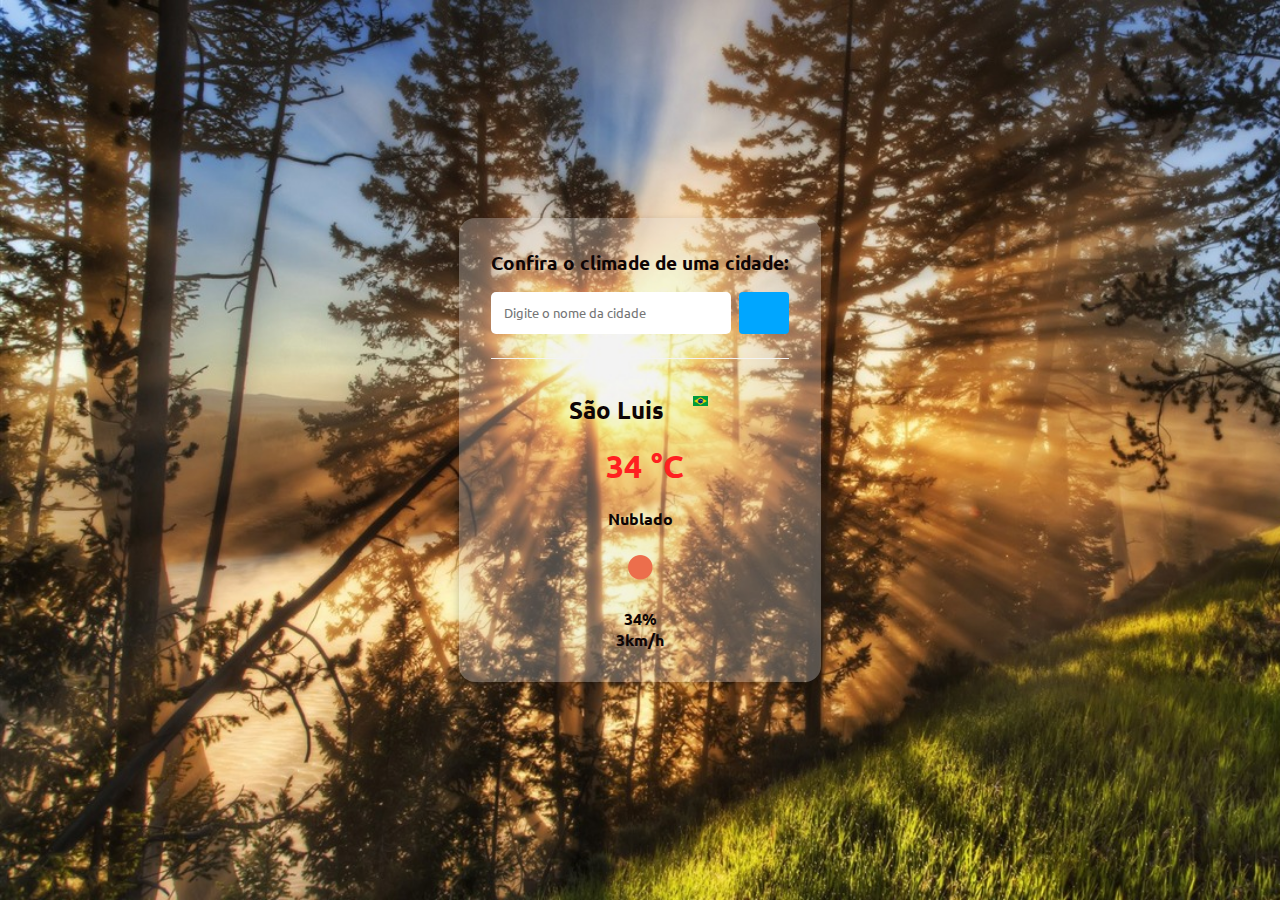
<file: html/index.html>
<!DOCTYPE html>
<html lang="en">

<head>
    <meta charset="UTF-8">
    <meta http-equiv="X-UA-Compatible" content="IE=edge">
    <meta name="viewport" content="width=device-width, initial-scale=1.0">
    <title>Clima Agora</title>
    <link rel="stylesheet" href="styles.css">

    <!-- Google Fonts -->
    <link rel="preconnect" href="https://fonts.googleapis.com">
    <link rel="preconnect" href="https://fonts.gstatic.com" crossorigin>
    <link
        href="https://fonts.googleapis.com/css2?family=Ubuntu:ital,wght@0,300;0,400;0,500;0,700;1,300;1,400;1,500;1,700&display=swap"
        rel="stylesheet">

    <!-- Fonts Awesome -->
    <link rel="stylesheet" href="https://cdnjs.cloudflare.com/ajax/libs/font-awesome/6.3.0/css/all.min.css"
        integrity="sha512-SzlrxWUlpfuzQ+pcUCosxcglQRNAq/DZjVsC0lE40xsADsfeQoEypE+enwcOiGjk/bSuGGKHEyjSoQ1zVisanQ=="
        crossorigin="anonymous" referrerpolicy="no-referrer" />
    <script src="scripts.js" defer></script>

</head>

<body>
    <div class="container">
        <div class="form">
            <h3>Confira o climade de uma cidade: </h3>
            <div class="form-input-container">
            <input type="text" placeholder="Digite o nome da cidade" id="city-input">
            <button id="search" onclick="pesquisa()" >
            <i class="fa-solid fa-magnifying-glass"></i>
            </button>
            </div>
        </div>
        <div id="weather-data">
            <h2>
            <i class="fa-solid fa-location-dot"> </i>
            <span id="city">São Luis</span>
            <img src="../icones/BR.png" alt="Bandeira do País" id="country" />
            </h2> <br>
            <h1><p id="temperature"><span>34</b></span><b>&deg;C</p></h1>
            <div id="decription-container"> <br>
            <p id="decription">Nublado</p> 
            <img src="../icones/sol.png" alt="Condição do tempo" id="weather-icon">
            </div>
            <div id="details-container">
            <p id="umidity">
            <i class="fa-solid fa-droplet"></i>
            <span>34%</span>
            </p>
            <p id="wind">
            <i class="fa-solid fa-wind"></i>
            <span>3km/h</span>
            </p>
            </div>
        </div>
    </div>

</body>

</html>
</file>
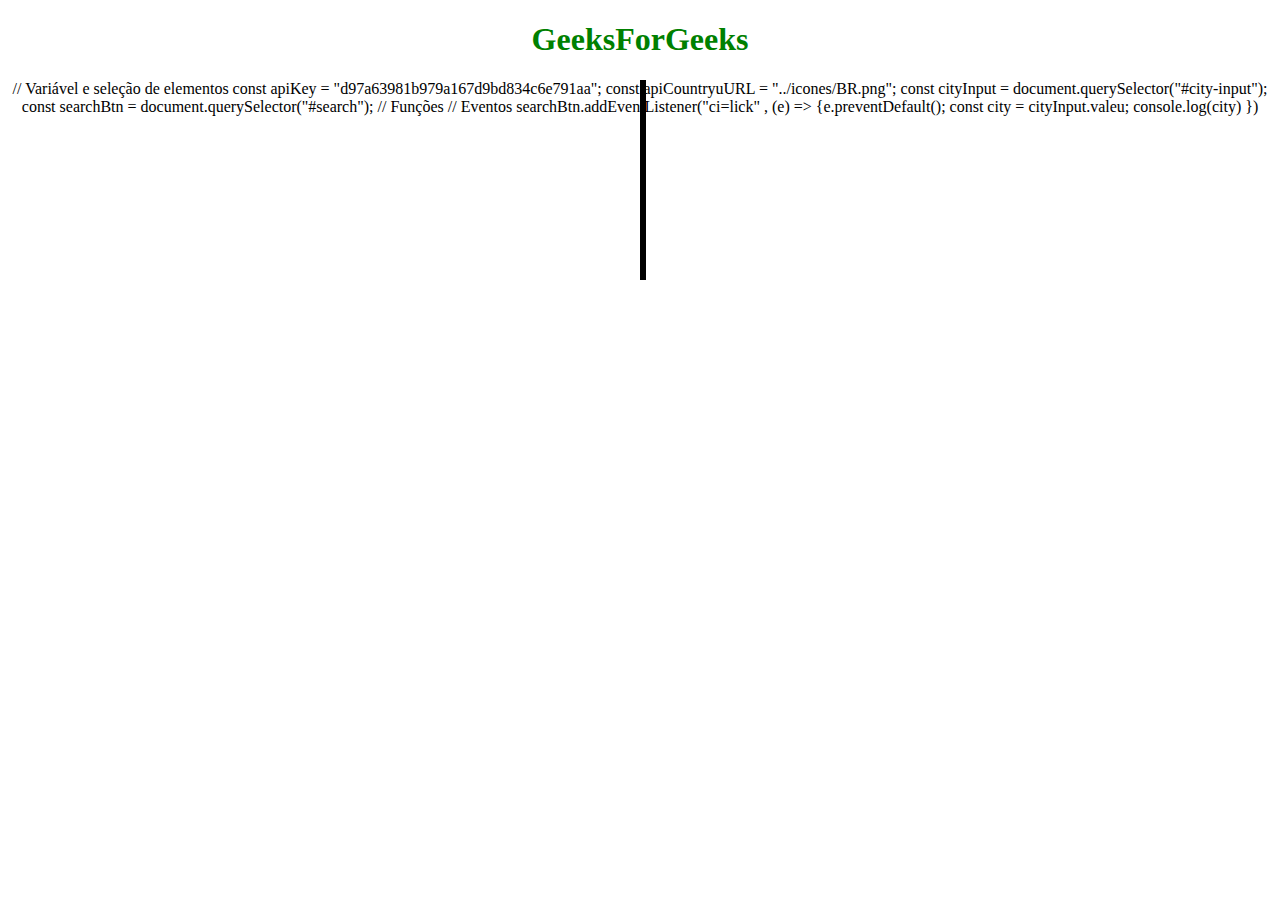
<file: Chave API/teste.html>
<!DOCTYPE html> 
<html> 
  
<head> 
    <title> 
        HTML border Property
    </title> 
      
    <!-- style to create vertical line -->
    <style>
        .vertical {
            border-left: 6px solid black;
            height: 200px;
            position:absolute;
            left: 50%;
        }
    </style>
</head>
  
<body style = "text-align: center;"> 
  
    <h1 style = "color: green;"> 
        GeeksForGeeks 
    </h1> 
          
    <div class = "vertical" ></div>
  
</body> 
  
</html>  

// Variável e seleção de elementos
        
const apiKey = "d97a63981b979a167d9bd834c6e791aa";
const apiCountryuURL = "../icones/BR.png";

const cityInput = document.querySelector("#city-input");
const searchBtn = document.querySelector("#search");

// Funções 



// Eventos 
searchBtn.addEventListener("ci=lick" , (e) => {e.preventDefault();

const city = cityInput.valeu;

console.log(city)


})
</file>
<file: html/styles.css>
*{
    padding: 0;
    margin: 0;
    font-family: "Ubuntu", sans-serif;
}

body {
    background: url("../icones/natureza.jpg") ;
    background-repeat: no-repeat;
    background-size: cover;
    display: flex;
    justify-content: center;
    align-items: center;
    height: 100vh;
    top: 0;
    left: 0;
    bottom: 0;
    right: 0;
    z-index: -1;

}

.hode {
    display: none;
}


.container {
    background-color: #dfdddd4d;
    box-shadow: rgba(0, 0, 0, 0.24 ) 0px 3px 8px;
    padding: 2rem;
    color: #0e0505;
    border-radius: 1rem;
}
/* Form */
.form h3 {
    margin-bottom: 1rem;
}

.form-input-container {
    display: flex;
}

.form input {
    padding: 0.8rem;
    border: none;
    flex: 1;
    border-radius: 5px;
}

.form button {
    padding: 0.8rem;
    min-width: 50px;
    margin-left: 8px;
    background-color: #00a6ff;
    color: #ececec;
    border: none;
    border-radius: 4px;
    cursor: pointer;
}

/* Clima */
#weather-data {
    border-top: 1px solid #f3f3f3;
    margin-top: 1.5rem;
    padding-top: 1.5rem;
    text-align: center;
}

#weather-icon h2 {
    display: flex;
    justify-content: center;
    align-items: center;
    margin-bottom: 0.6rem;

}

#weather-icon {
    padding: 0.8rem;
    height: 50px;
    width: 50px;
}

#country {
    padding: 0.8rem;
    height: 10px;
    width: 15px;
}

#weather-data h2 i {
    font-size: 1rem;
}

#weather-data span {
    margin: 0.6rem;
}

#description-container {
    display: flex;
    justify-content: center;
    align-items: center;
    margin: 0.6rem 0;
}

#description-container #umidity {
    border-right: 1px solid #f3f3f3;
    margin: 0.6rem;
    padding: 0.6rem;
}

#temperature {
    color: #ff2020;
    width: center;
    
}
</file>
